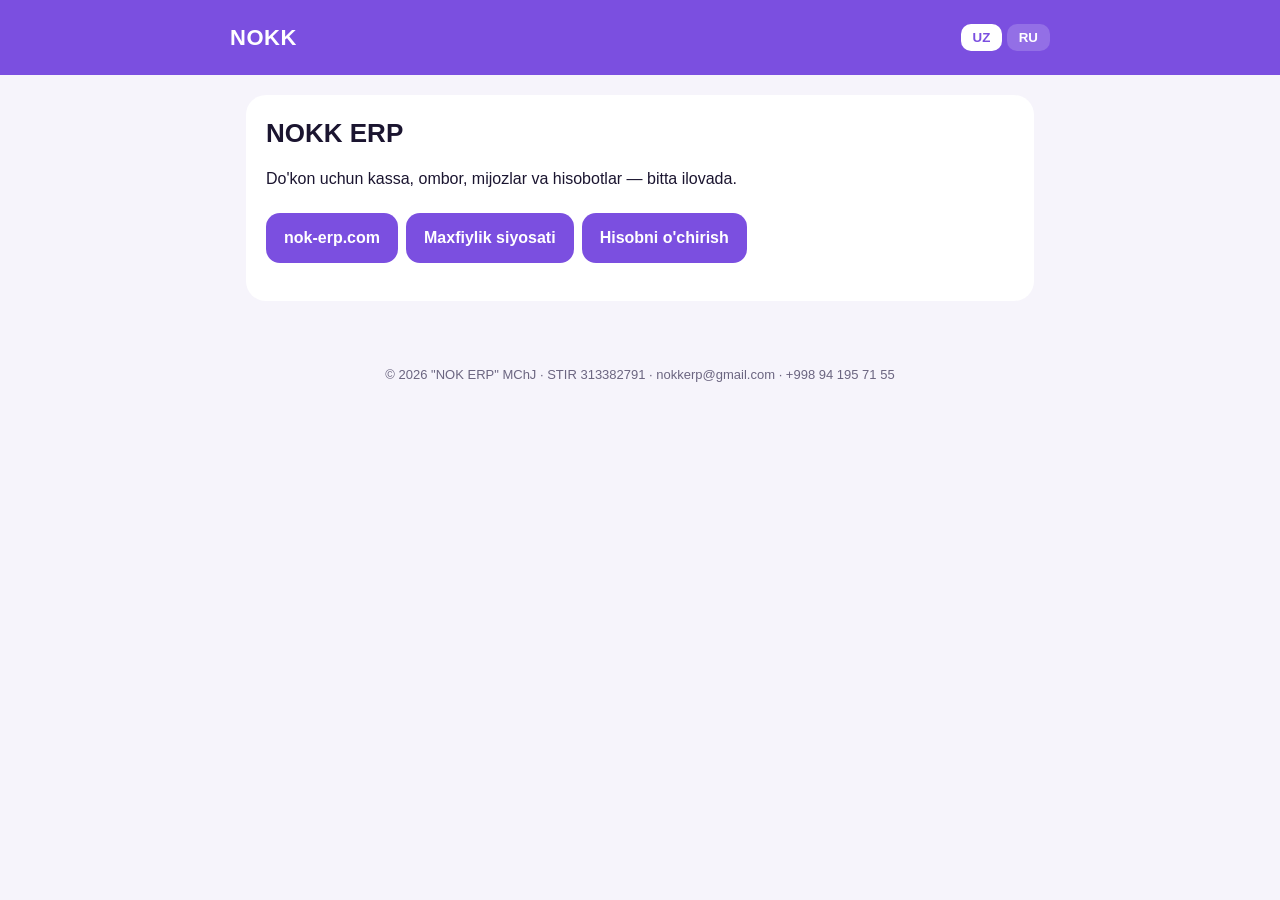
<file: index.html>
<!doctype html><html lang="uz"><head><meta charset="utf-8"><meta name="viewport" content="width=device-width,initial-scale=1">
<title>NOKK ERP</title><link rel="stylesheet" href="style.css"><script src="lang.js"></script></head><body class="uz">
<header><div class="w"><a class="logo" href="">NOKK</a><div class="lang"><button data-set="uz">UZ</button> <button data-set="ru">RU</button></div></div></header>
<main class="w"><div class="card" data-l="uz"><h1>NOKK ERP</h1><p>Do'kon uchun kassa, ombor, mijozlar va hisobotlar — bitta ilovada.</p>
<p><a class="btn" href="https://www.nok-erp.com">nok-erp.com</a><a class="btn" href="privacy/">Maxfiylik siyosati</a><a class="btn" href="delete-account/">Hisobni o'chirish</a></p></div><div class="card" data-l="ru"><h1>NOKK ERP</h1><p>Касса, склад, клиенты и отчёты для магазина — в одном приложении.</p>
<p><a class="btn" href="https://www.nok-erp.com">nok-erp.com</a><a class="btn" href="privacy/#ru">Политика конфиденциальности</a><a class="btn" href="delete-account/#ru">Удаление аккаунта</a></p></div></main>
<footer>© 2026 "NOK ERP" MChJ · STIR 313382791 · nokkerp@gmail.com · +998 94 195 71 55</footer></body></html>
</file>
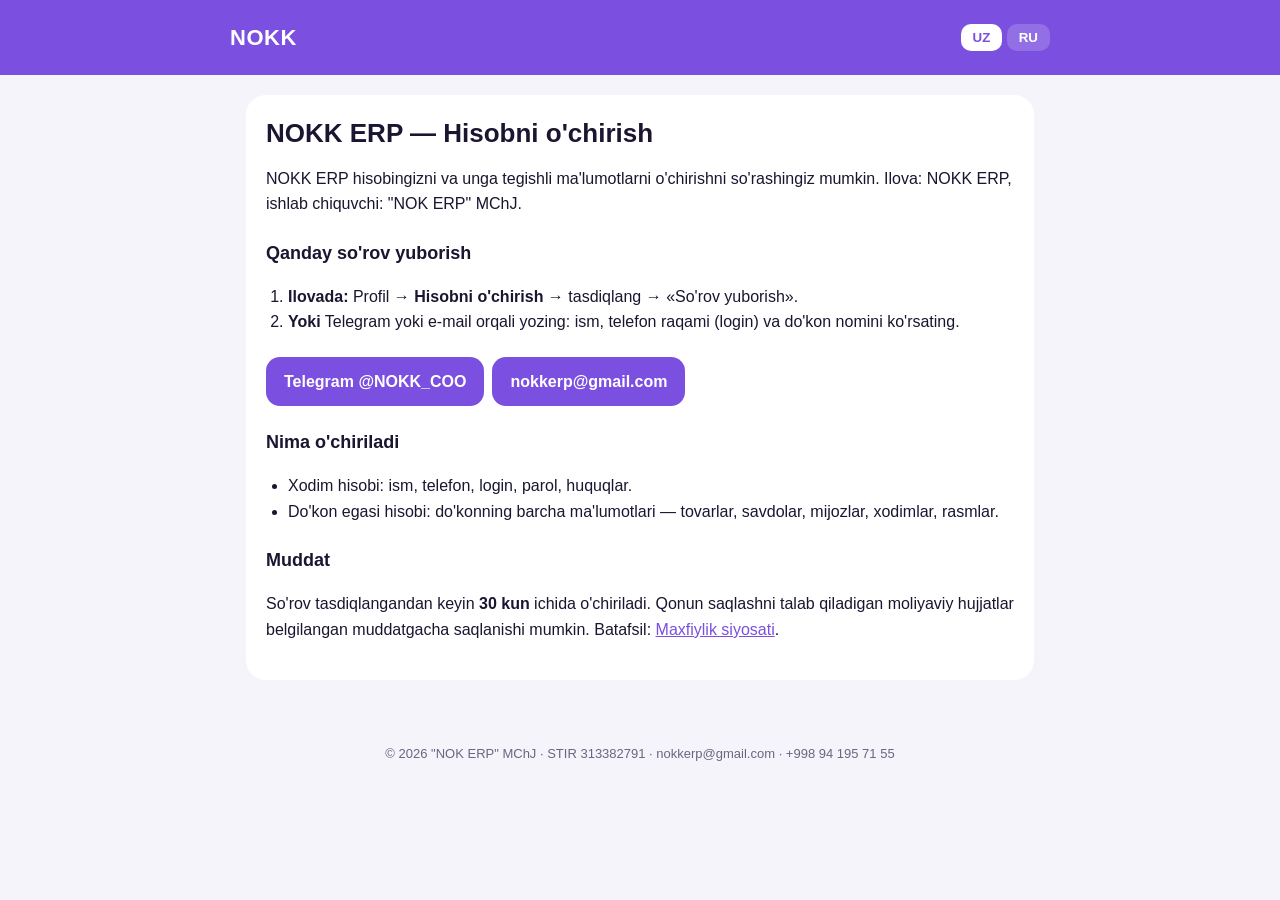
<file: delete-account/index.html>
<!doctype html><html lang="uz"><head><meta charset="utf-8"><meta name="viewport" content="width=device-width,initial-scale=1">
<title>NOKK ERP — Hisobni o'chirish / Удаление аккаунта</title><link rel="stylesheet" href="../style.css"><script src="../lang.js"></script></head><body class="uz">
<header><div class="w"><a class="logo" href="../">NOKK</a><div class="lang"><button data-set="uz">UZ</button> <button data-set="ru">RU</button></div></div></header>
<main class="w"><div class="card" data-l="uz"><h1>NOKK ERP — Hisobni o'chirish</h1>
<p>NOKK ERP hisobingizni va unga tegishli ma'lumotlarni o'chirishni so'rashingiz mumkin. Ilova: NOKK ERP, ishlab chiquvchi: "NOK ERP" MChJ.</p>
<h2>Qanday so'rov yuborish</h2><ol>
<li><b>Ilovada:</b> Profil → <b>Hisobni o'chirish</b> → tasdiqlang → «So'rov yuborish».</li>
<li><b>Yoki</b> Telegram yoki e-mail orqali yozing: ism, telefon raqami (login) va do'kon nomini ko'rsating.</li></ol>
<p><a class="btn" href="https://t.me/NOKK_COO">Telegram @NOKK_COO</a><a class="btn" href="mailto:nokkerp@gmail.com?subject=NOKK%3A%20hisobni%20o'chirish">nokkerp@gmail.com</a></p>
<h2>Nima o'chiriladi</h2><ul>
<li>Xodim hisobi: ism, telefon, login, parol, huquqlar.</li>
<li>Do'kon egasi hisobi: do'konning barcha ma'lumotlari — tovarlar, savdolar, mijozlar, xodimlar, rasmlar.</li></ul>
<h2>Muddat</h2><p>So'rov tasdiqlangandan keyin <b>30 kun</b> ichida o'chiriladi. Qonun saqlashni talab qiladigan moliyaviy hujjatlar belgilangan muddatgacha saqlanishi mumkin. Batafsil: <a href="../privacy/">Maxfiylik siyosati</a>.</p></div><div class="card" data-l="ru"><h1>NOKK ERP — Удаление аккаунта</h1>
<p>Вы можете запросить удаление аккаунта NOKK ERP и связанных с ним данных. Приложение: NOKK ERP, разработчик: ООО «NOK ERP».</p>
<h2>Как отправить запрос</h2><ol>
<li><b>В приложении:</b> Профиль → <b>Удалить аккаунт</b> → подтвердите → «Отправить запрос».</li>
<li><b>Или</b> напишите в Telegram или на e-mail: имя, телефон (логин) и название магазина.</li></ol>
<p><a class="btn" href="https://t.me/NOKK_COO">Telegram @NOKK_COO</a><a class="btn" href="mailto:nokkerp@gmail.com?subject=NOKK%3A%20%D1%83%D0%B4%D0%B0%D0%BB%D0%B5%D0%BD%D0%B8%D0%B5%20%D0%B0%D0%BA%D0%BA%D0%B0%D1%83%D0%BD%D1%82%D0%B0">nokkerp@gmail.com</a></p>
<h2>Что удаляется</h2><ul>
<li>Аккаунт сотрудника: имя, телефон, логин, пароль, права.</li>
<li>Аккаунт владельца магазина: все данные магазина — товары, продажи, клиенты, сотрудники, фото.</li></ul>
<h2>Срок</h2><p>В течение <b>30 дней</b> после подтверждения запроса. Финансовые документы, которые закон обязывает хранить, могут храниться до конца установленного срока. Подробнее: <a href="../privacy/#ru">Политика конфиденциальности</a>.</p></div></main>
<footer>© 2026 "NOK ERP" MChJ · STIR 313382791 · nokkerp@gmail.com · +998 94 195 71 55</footer></body></html>
</file>
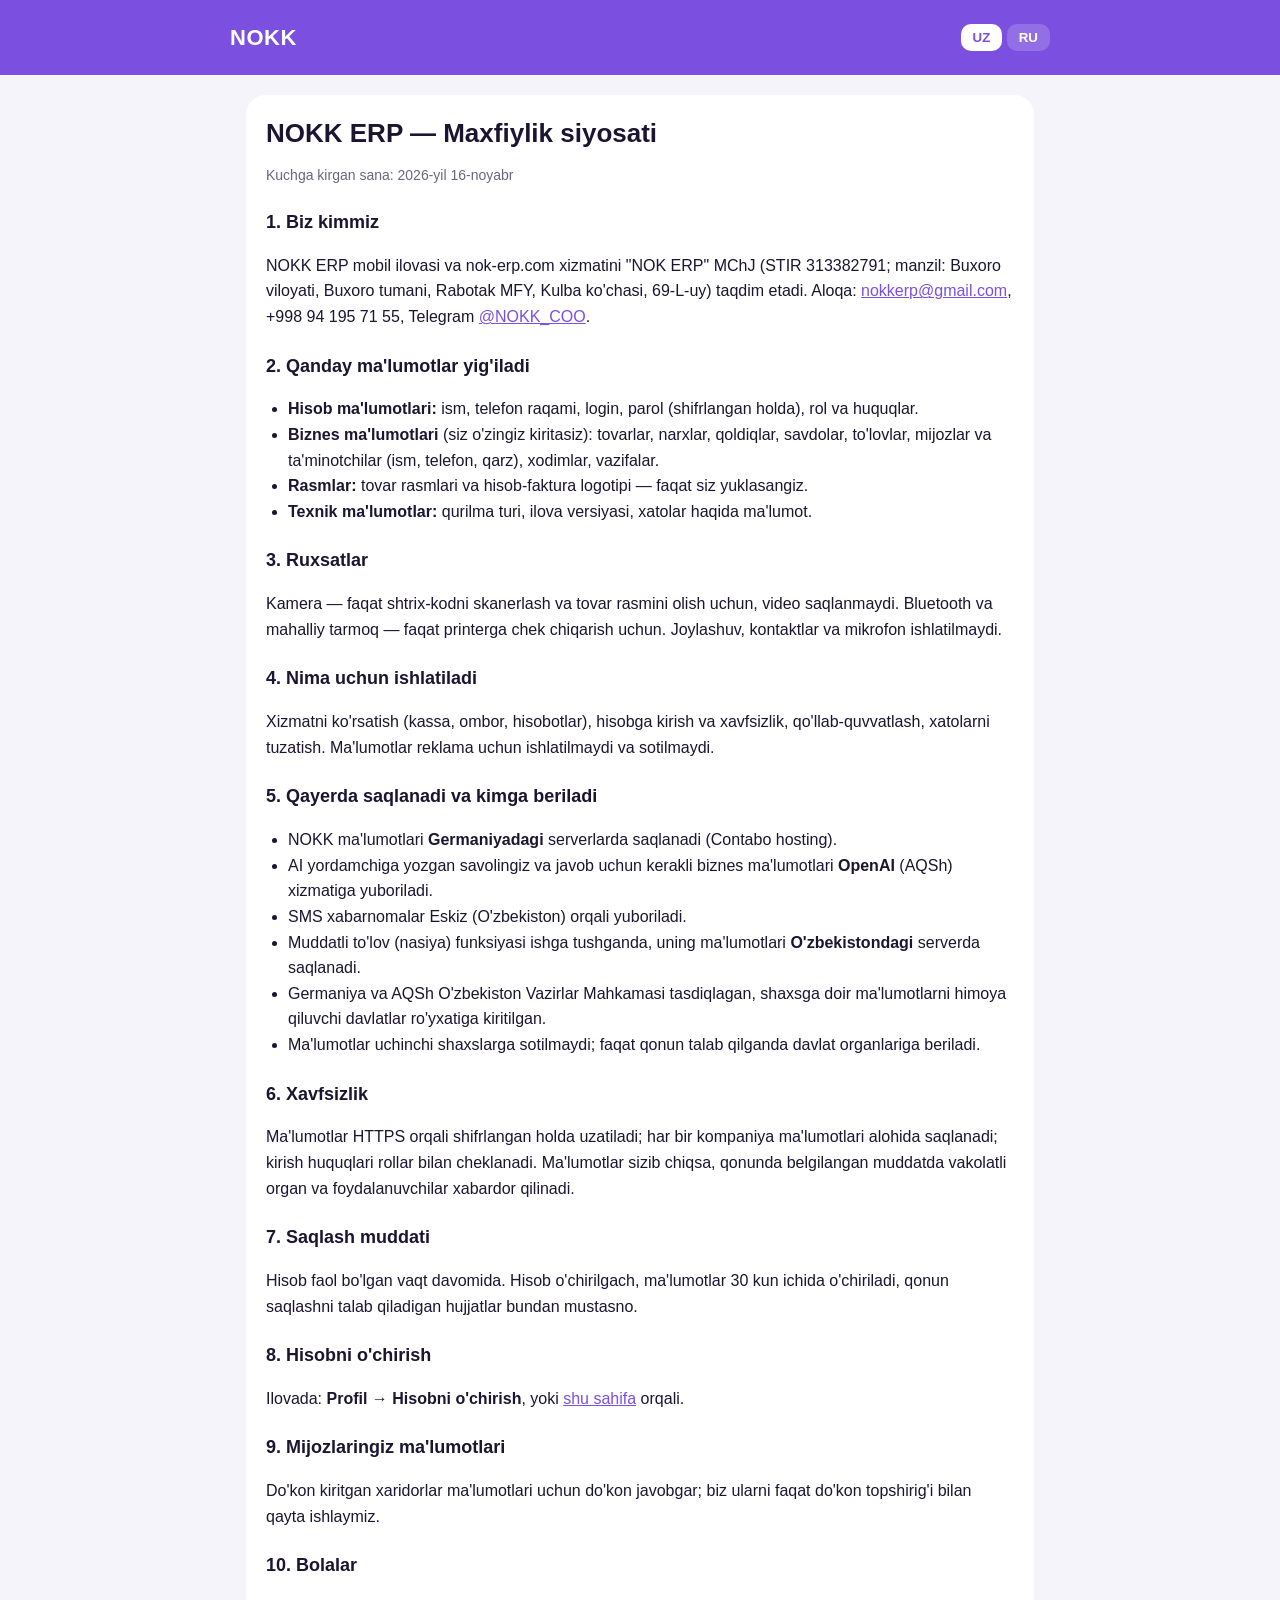
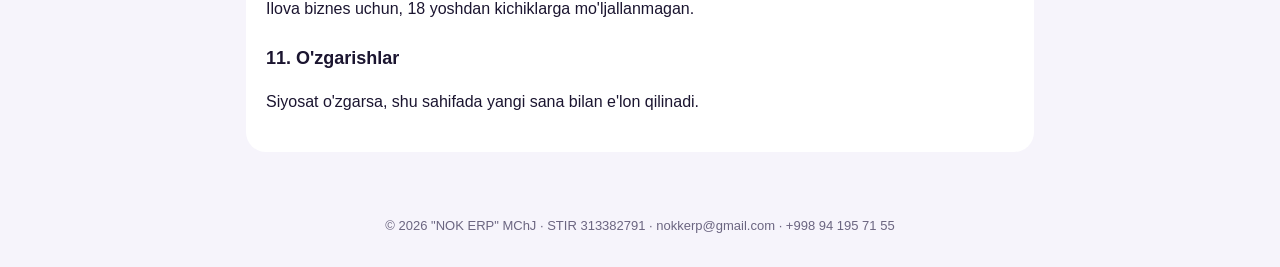
<file: privacy/index.html>
<!doctype html><html lang="uz"><head><meta charset="utf-8"><meta name="viewport" content="width=device-width,initial-scale=1">
<title>NOKK ERP — Maxfiylik siyosati / Политика конфиденциальности</title><link rel="stylesheet" href="../style.css"><script src="../lang.js"></script></head><body class="uz">
<header><div class="w"><a class="logo" href="../">NOKK</a><div class="lang"><button data-set="uz">UZ</button> <button data-set="ru">RU</button></div></div></header>
<main class="w"><div class="card" data-l="uz"><h1>NOKK ERP — Maxfiylik siyosati</h1><p class="muted">Kuchga kirgan sana: 2026-yil 16-noyabr</p>
<h2>1. Biz kimmiz</h2><p>NOKK ERP mobil ilovasi va nok-erp.com xizmatini "NOK ERP" MChJ (STIR 313382791; manzil: Buxoro viloyati, Buxoro tumani, Rabotak MFY, Kulba ko'chasi, 69-L-uy) taqdim etadi. Aloqa: <a href="mailto:nokkerp@gmail.com">nokkerp@gmail.com</a>, +998 94 195 71 55, Telegram <a href="https://t.me/NOKK_COO">@NOKK_COO</a>.</p>
<h2>2. Qanday ma'lumotlar yig'iladi</h2><ul>
<li><b>Hisob ma'lumotlari:</b> ism, telefon raqami, login, parol (shifrlangan holda), rol va huquqlar.</li>
<li><b>Biznes ma'lumotlari</b> (siz o'zingiz kiritasiz): tovarlar, narxlar, qoldiqlar, savdolar, to'lovlar, mijozlar va ta'minotchilar (ism, telefon, qarz), xodimlar, vazifalar.</li>
<li><b>Rasmlar:</b> tovar rasmlari va hisob-faktura logotipi — faqat siz yuklasangiz.</li>
<li><b>Texnik ma'lumotlar:</b> qurilma turi, ilova versiyasi, xatolar haqida ma'lumot.</li></ul>
<h2>3. Ruxsatlar</h2><p>Kamera — faqat shtrix-kodni skanerlash va tovar rasmini olish uchun, video saqlanmaydi. Bluetooth va mahalliy tarmoq — faqat printerga chek chiqarish uchun. Joylashuv, kontaktlar va mikrofon ishlatilmaydi.</p>
<h2>4. Nima uchun ishlatiladi</h2><p>Xizmatni ko'rsatish (kassa, ombor, hisobotlar), hisobga kirish va xavfsizlik, qo'llab-quvvatlash, xatolarni tuzatish. Ma'lumotlar reklama uchun ishlatilmaydi va sotilmaydi.</p>
<h2>5. Qayerda saqlanadi va kimga beriladi</h2><ul>
<li>NOKK ma'lumotlari <b>Germaniyadagi</b> serverlarda saqlanadi (Contabo hosting).</li>
<li>AI yordamchiga yozgan savolingiz va javob uchun kerakli biznes ma'lumotlari <b>OpenAI</b> (AQSh) xizmatiga yuboriladi.</li>
<li>SMS xabarnomalar Eskiz (O'zbekiston) orqali yuboriladi.</li>
<li>Muddatli to'lov (nasiya) funksiyasi ishga tushganda, uning ma'lumotlari <b>O'zbekistondagi</b> serverda saqlanadi.</li>
<li>Germaniya va AQSh O'zbekiston Vazirlar Mahkamasi tasdiqlagan, shaxsga doir ma'lumotlarni himoya qiluvchi davlatlar ro'yxatiga kiritilgan.</li>
<li>Ma'lumotlar uchinchi shaxslarga sotilmaydi; faqat qonun talab qilganda davlat organlariga beriladi.</li></ul>
<h2>6. Xavfsizlik</h2><p>Ma'lumotlar HTTPS orqali shifrlangan holda uzatiladi; har bir kompaniya ma'lumotlari alohida saqlanadi; kirish huquqlari rollar bilan cheklanadi. Ma'lumotlar sizib chiqsa, qonunda belgilangan muddatda vakolatli organ va foydalanuvchilar xabardor qilinadi.</p>
<h2>7. Saqlash muddati</h2><p>Hisob faol bo'lgan vaqt davomida. Hisob o'chirilgach, ma'lumotlar 30 kun ichida o'chiriladi, qonun saqlashni talab qiladigan hujjatlar bundan mustasno.</p>
<h2>8. Hisobni o'chirish</h2><p>Ilovada: <b>Profil → Hisobni o'chirish</b>, yoki <a href="../delete-account/">shu sahifa</a> orqali.</p>
<h2>9. Mijozlaringiz ma'lumotlari</h2><p>Do'kon kiritgan xaridorlar ma'lumotlari uchun do'kon javobgar; biz ularni faqat do'kon topshirig'i bilan qayta ishlaymiz.</p>
<h2>10. Bolalar</h2><p>Ilova biznes uchun, 18 yoshdan kichiklarga mo'ljallanmagan.</p>
<h2>11. O'zgarishlar</h2><p>Siyosat o'zgarsa, shu sahifada yangi sana bilan e'lon qilinadi.</p></div><div class="card" data-l="ru"><h1>NOKK ERP — Политика конфиденциальности</h1><p class="muted">Дата вступления в силу: 16 ноября 2026 г.</p>
<h2>1. Кто мы</h2><p>Мобильное приложение NOKK ERP и сервис nok-erp.com предоставляет ООО «NOK ERP» (ИНН 313382791; адрес: Бухарская обл., Бухарский р-н, МФЙ Работак, ул. Кулба, 69-L). Контакты: <a href="mailto:nokkerp@gmail.com">nokkerp@gmail.com</a>, +998 94 195 71 55, Telegram <a href="https://t.me/NOKK_COO">@NOKK_COO</a>.</p>
<h2>2. Какие данные собираются</h2><ul>
<li><b>Данные аккаунта:</b> имя, телефон, логин, пароль (в зашифрованном виде), роль и права.</li>
<li><b>Данные бизнеса</b> (вводите вы сами): товары, цены, остатки, продажи, оплаты, клиенты и поставщики (имя, телефон, долг), сотрудники, задачи.</li>
<li><b>Изображения:</b> фото товаров и логотип для счёта-фактуры — только если вы их загрузили.</li>
<li><b>Технические данные:</b> тип устройства, версия приложения, сведения об ошибках.</li></ul>
<h2>3. Разрешения</h2><p>Камера — только для сканирования штрих-кодов и фото товаров, видео не сохраняется. Bluetooth и локальная сеть — только для печати на принтер. Геолокация, контакты и микрофон не используются.</p>
<h2>4. Зачем</h2><p>Работа сервиса (касса, склад, отчёты), вход и безопасность, поддержка, исправление ошибок. Для рекламы данные не используются и не продаются.</p>
<h2>5. Где хранятся и кому передаются</h2><ul>
<li>Данные NOKK хранятся на серверах в <b>Германии</b> (хостинг Contabo).</li>
<li>Вопрос к AI-помощнику и нужные для ответа данные бизнеса отправляются в сервис <b>OpenAI</b> (США).</li>
<li>SMS-уведомления отправляются через Eskiz (Узбекистан).</li>
<li>Когда заработает функция рассрочки (насия), её данные будут храниться на сервере в <b>Узбекистане</b>.</li>
<li>Германия и США входят в утверждённый Кабинетом министров Узбекистана перечень государств, обеспечивающих защиту персональных данных.</li>
<li>Третьим лицам данные не продаются; госорганам передаются только по требованию закона.</li></ul>
<h2>6. Защита</h2><p>Данные передаются по HTTPS в зашифрованном виде; данные каждой компании хранятся отдельно; доступ ограничен ролями. При утечке мы уведомим уполномоченный орган и пользователей в сроки, установленные законом.</p>
<h2>7. Срок хранения</h2><p>Пока аккаунт активен. После удаления аккаунта данные удаляются в течение 30 дней, кроме документов, которые закон обязывает хранить.</p>
<h2>8. Удаление аккаунта</h2><p>В приложении: <b>Профиль → Удалить аккаунт</b>, либо через <a href="../delete-account/#ru">эту страницу</a>.</p>
<h2>9. Данные ваших клиентов</h2><p>За данные покупателей, которые вносит магазин, отвечает магазин; мы обрабатываем их только по его поручению.</p>
<h2>10. Дети</h2><p>Приложение для бизнеса и не предназначено для лиц младше 18 лет.</p>
<h2>11. Изменения</h2><p>Новая редакция публикуется на этой странице с новой датой.</p></div></main>
<footer>© 2026 "NOK ERP" MChJ · STIR 313382791 · nokkerp@gmail.com · +998 94 195 71 55</footer></body></html>
</file>
<file: style.css>
:root{--p:#7B4FE0;--bg:#F6F4FB;--t:#1B1530;--m:#6B6580;--card:#fff}
@media (prefers-color-scheme:dark){:root{--bg:#141220;--t:#EEEAF8;--m:#A49DBB;--card:#1E1A2E}}
*{box-sizing:border-box}body{margin:0;background:var(--bg);color:var(--t);font:16px/1.6 -apple-system,Segoe UI,Roboto,Arial,sans-serif}
header{background:var(--p);color:#fff;padding:20px 16px}header .w{display:flex;align-items:center;justify-content:space-between;gap:12px}
.logo{font-weight:900;font-size:22px;letter-spacing:.5px;color:#fff;text-decoration:none}
.w{max-width:820px;margin:0 auto}main{padding:20px 16px 48px}
.card{background:var(--card);border-radius:20px;padding:22px 20px;margin-bottom:16px}
h1{font-size:26px;line-height:1.25;margin:0 0 6px}h2{font-size:18px;margin:22px 0 6px}.muted{color:var(--m);font-size:14px}
.lang button{background:rgba(255,255,255,.18);color:#fff;border:0;border-radius:10px;padding:6px 12px;font-weight:700;cursor:pointer}
.lang button.on{background:#fff;color:var(--p)}
[data-l]{display:none}body.uz [data-l=uz],body.ru [data-l=ru]{display:block}
a{color:var(--p)}.btn{display:inline-block;background:var(--p);color:#fff;text-decoration:none;padding:12px 18px;border-radius:14px;font-weight:700;margin:6px 8px 0 0}
ol,ul{padding-left:22px}footer{text-align:center;color:var(--m);font-size:13px;padding:0 16px 30px}
</file>
